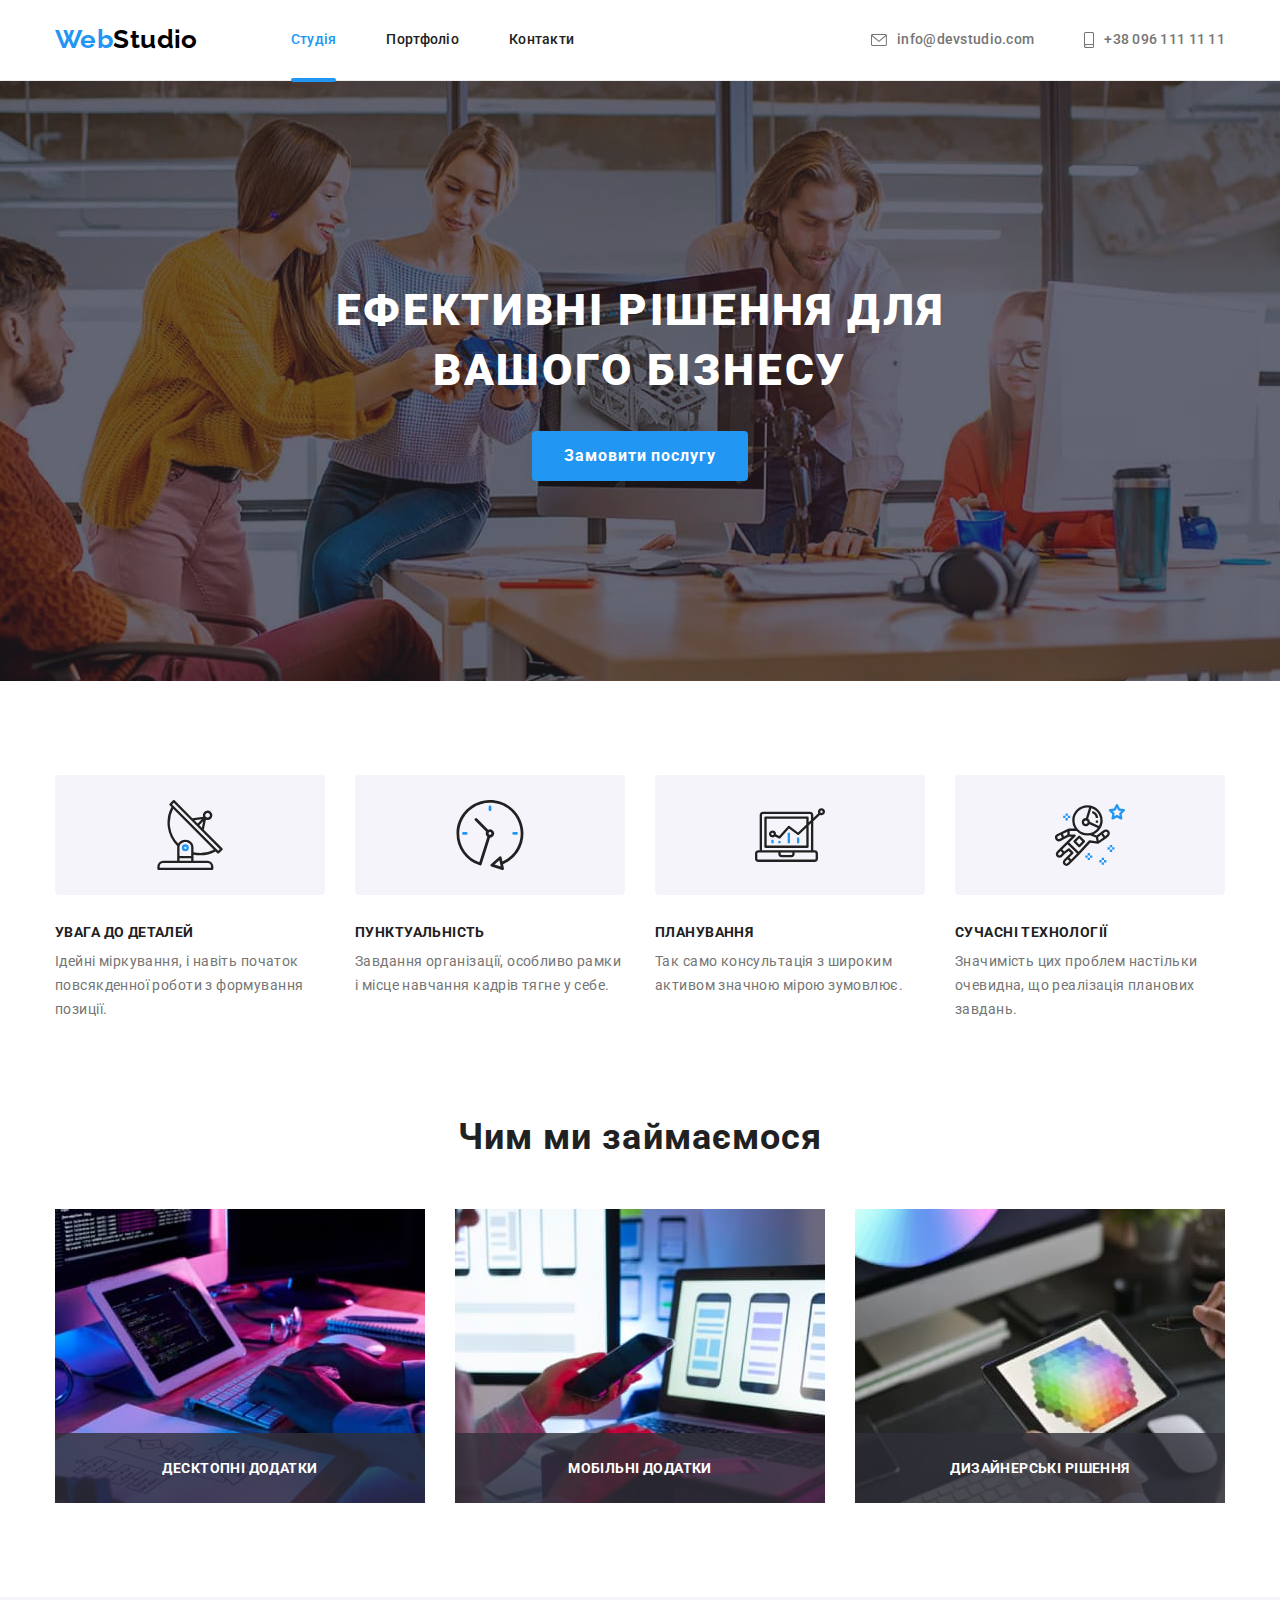
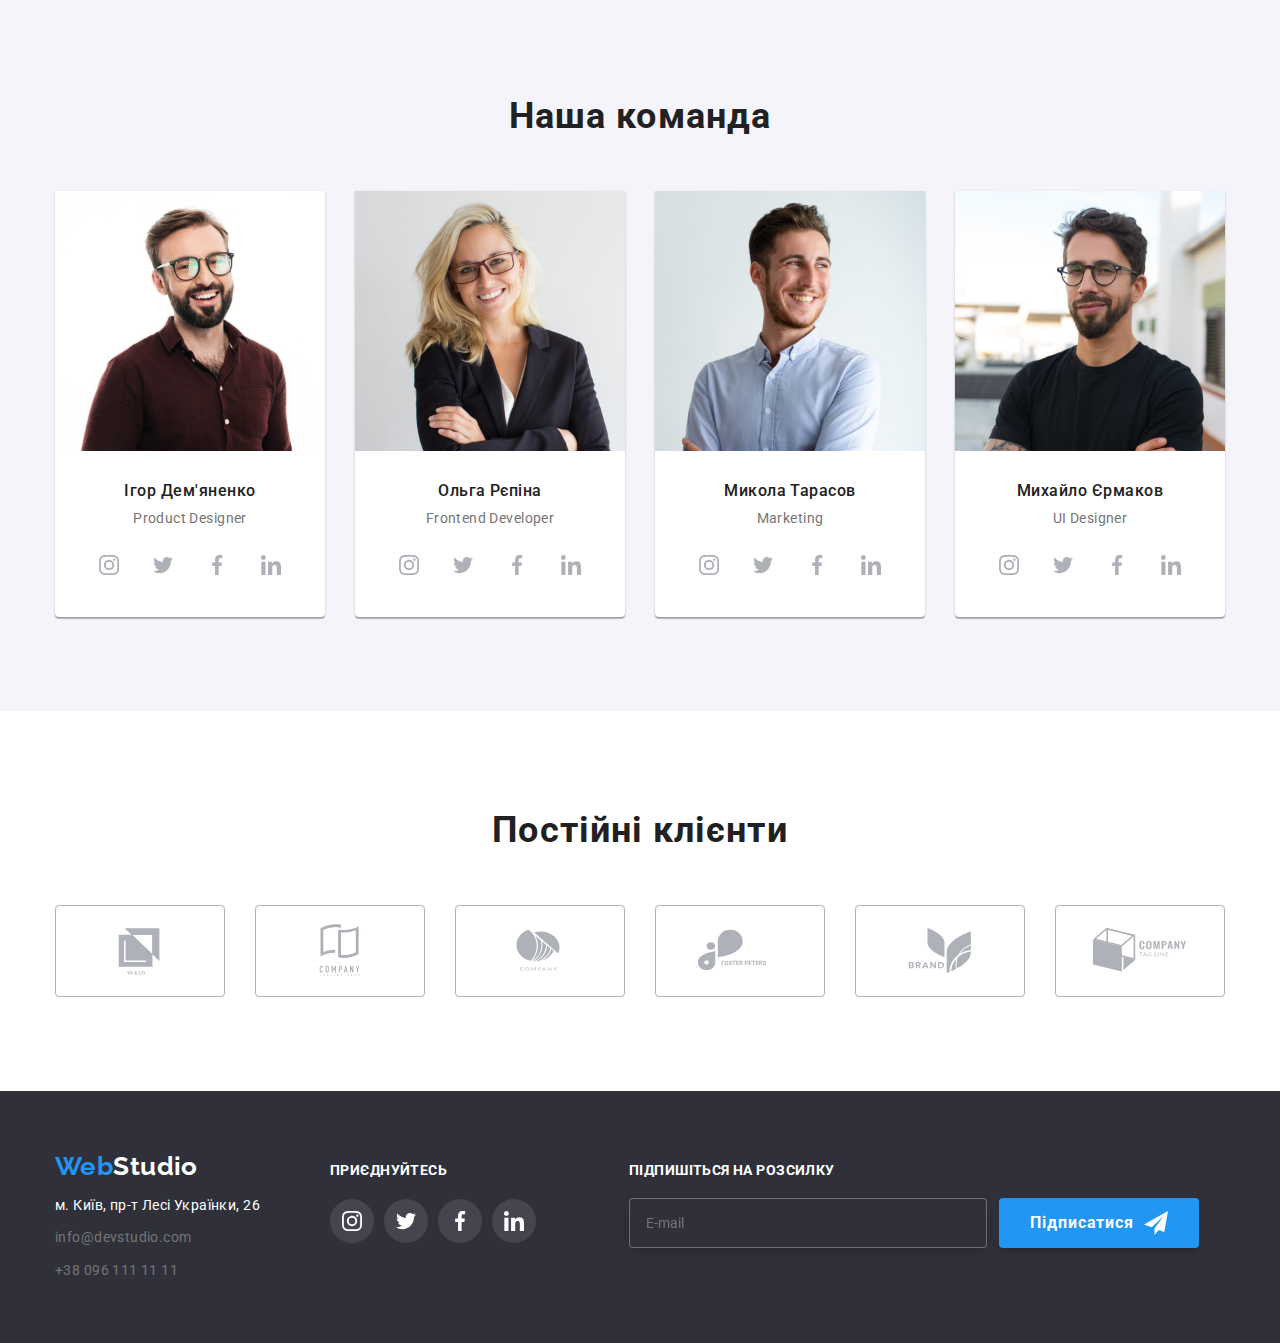
<file: index.html>
<!DOCTYPE html>
<html lang="uk">
  <head>
    <meta charset="UTF-8" />
    <meta http-equiv="X-UA-Compatible" content="IE=edge" />
    <meta name="viewport" content="width=device-width, initial-scale=1.0" />
    <title>WebStudio</title>
    <link rel="preconnect" href="https://fonts.googleapis.com" />
    <link rel="preconnect" href="https://fonts.gstatic.com" crossorigin />
    <link
      href="https://fonts.googleapis.com/css2?family=Raleway:wght@700&family=Roboto:wght@400;500;700;900&display=swap"
      rel="stylesheet"
    />
    <link
      rel="stylesheet"
      href="https://cdnjs.cloudflare.com/ajax/libs/modern-normalize/1.1.0/modern-normalize.min.css"
    />
    <link rel="stylesheet" href="./css/styles.css" />
  </head>
  <body>
    <header class="page-header">
      <div class="container navigation-container">
          <nav class="navigation">
            <a href="./index.html" class="logo-link"
              >Web<span class="logo">Studio</span></a
            >
            <ul class="header-nav">
              <li>
                <a href="./index.html" class="header-list list-current"
                  >Студія</a>
              </li>
              <li>
                <a href="./portfolio.html" class="header-list">Портфоліо</a>
              </li>
              <li>
                <a href="" class="header-list">Контакти</a>
              </li>
            </ul>
          </nav>
          <ul class="header-contact">
            <li>
              <a href="" class="header-link">
                <svg class="header-link-icon" width="16" height="12">
                <use href="./images/symbol-defs.svg#icon-envelope"></use>
              </svg>info@devstudio.com</a>
            </li>
            <li>
              <a href="" class="header-link">
                <svg class="header-link-icon" width="10" height="16">
                  <use href="./images/symbol-defs.svg#icon-smartphone"></use>
                </svg>+38 096 111 11 11</a>
            </li>
          </ul>
        </div>
    </header>
    <main>
      <!-- Hero -->
      <section class="hero">
        <div class="container">
          <h1 class="hero-title">Ефективні рішення для вашого бізнесу</h1>
          <button class="button-hero" data-modal-open type="button">Замовити послугу</button>
        </div>
      </section>

      <!-- Features -->
      <section class="section-features">
        <div class="container">
          <h2 class="visually-hidden">Розробка</h2>
          <ul class="features-list">
            <li>
              <div class="features-box">
                <svg class="features-box-icon" width="70" height="70">
                  <use href="./images/symbol-defs.svg#icon-antenna"></use>
                </svg>
              </div>
              <h3 class="title">Увага до деталей</h3>
              <p class="title-text">
                Ідейні міркування, і навіть початок повсякденної роботи з
                формування позиції.
              </p>
            </li>
            <li>
              <div class="features-box">
                <svg class="features-box-icon" width="70" height="70">
                  <use href="./images/symbol-defs.svg#icon-clock"></use>
                </svg>
              </div>
              <h3 class="title">Пунктуальність</h3>
              <p class="title-text">
                Завдання організації, особливо рамки і місце навчання кадрів
                тягне у себе.
              </p>
            </li>
            <li>
              <div class="features-box">
                <svg class="features-box-icon" width="70" height="70">
                  <use href="./images/symbol-defs.svg#icon-diagram"></use>
                </svg>
              </div>
              <h3 class="title">Планування</h3>
              <p class="title-text">
                Так само консультація з широким активом значною мірою зумовлює.
              </p>
            </li>
            <li>
              <div class="features-box">
                <svg class="features-box-icon" width="70" height="70">
                  <use href="./images/symbol-defs.svg#icon-astronaut"></use>
                </svg>
              </div>
              <h3 class="title">Сучасні технології</h3>
              <p class="title-text">
                Значимість цих проблем настільки очевидна, що реалізація
                планових завдань.
              </p>
            </li>
          </ul>
        </div>
      </section>
      <section class="section">
        <div class="container">
          <h3 class="title-primary">Чим ми займаємося</h3>
          <ul class="features-images">
            <li class="activity">
              <img
                src="./images/box1.jpg"
                alt="набирання коду на клавіатурі"
                width="400"
              />
                  <p class="activity-title">Десктопні додатки</p>
            </li>
            <li class="activity">
              <img
                src="./images/box2.jpg"
                alt="розробка мобільних додатків"
                width="400"
              />
                  <p class="activity-title">Мобільні додатки</p>
            </li>
            <li class="activity">
              <img
                src="./images/box3.jpg"
                alt="малювання на планшеті"
                width="400"
              />
                  <p class="activity-title">Дизайнерські рішення</p>
            </li>
          </ul>
        </div>
      </section>

      <!-- Team -->
      <section class="section-team">
        <div class="container">
          <h2 class="team-title">Наша команда</h2>
          <ul class="team-list">
            <li class="card">
              <img
                src="./images/img1.jpg"
                alt="фото Ігора Дем'яненка"
                width="270"
              />
              <div class="container-card">
                <h3 class="title">Ігор Дем'яненко</h3>
                <p class="text">Product Designer</p>
                  <ul class="social-list">
                    <li><a href="" class="social-link">
                      <svg width="20" height="20">
                        <use href="./images/symbol-defs.svg#icon-instagram"></use>
                      </svg>
                    </a></li>
                    <li><a href="" class="social-link">
                      <svg width="20" height="20">
                        <use href="./images/symbol-defs.svg#icon-twitter-1"></use>
                      </svg>
                    </a></li>
                    <li><a href="" class="social-link">
                      <svg width="20" height="20">
                        <use href="./images/symbol-defs.svg#icon-facebook"></use>
                      </svg>
                    </a></li>
                    <li><a href="" class="social-link">
                      <svg width="20" height="20">
                        <use href="./images/symbol-defs.svg#icon-linkedin"></use>
                      </svg>
                    </a></li>
                  </ul>
              </div>
            </li>
            <li class="card">
              <img
                src="./images/img2.jpg"
                alt="фото Ольги Рєпіної"
                width="270"
              />
              <div class="container-card">
                <h3 class="title">Ольга Рєпіна</h3>
                <p class="text">Frontend Developer</p>
                  <ul class="social-list">
                    <li><a href="" class="social-link">
                        <svg width="20" height="20">
                          <use href="./images/symbol-defs.svg#icon-instagram"></use>
                        </svg>
                      </a></li>
                    <li><a href="" class="social-link">
                        <svg width="20" height="20">
                          <use href="./images/symbol-defs.svg#icon-twitter-1"></use>
                        </svg>
                      </a></li>
                    <li><a href="" class="social-link">
                        <svg width="20" height="20">
                          <use href="./images/symbol-defs.svg#icon-facebook"></use>
                        </svg>
                      </a></li>
                    <li><a href="" class="social-link">
                        <svg width="20" height="20">
                          <use href="./images/symbol-defs.svg#icon-linkedin"></use>
                        </svg>
                      </a></li>
                  </ul>
              </div>
            </li>
            <li class="card">
              <img
                src="./images/img3.jpg"
                alt="фото Миколи Тарасова"
                width="270"
              />
              <div class="container-card">
                <h3 class="title">Микола Тарасов</h3>
                <p class="text">Marketing</p>
                  <ul class="social-list">
                    <li><a href="" class="social-link">
                        <svg width="20" height="20">
                          <use href="./images/symbol-defs.svg#icon-instagram"></use>
                        </svg>
                      </a></li>
                    <li><a href="" class="social-link">
                        <svg width="20" height="20">
                          <use href="./images/symbol-defs.svg#icon-twitter-1"></use>
                        </svg>
                      </a></li>
                    <li><a href="" class="social-link">
                        <svg width="20" height="20">
                          <use href="./images/symbol-defs.svg#icon-facebook"></use>
                        </svg>
                      </a></li>
                    <li><a href="" class="social-link">
                        <svg width="20" height="20">
                          <use href="./images/symbol-defs.svg#icon-linkedin"></use>
                        </svg>
                      </a></li>
                  </ul>
              </div>
            </li>
            <li class="card">
              <img
                src="./images/img4.jpg"
                alt="фото Михайла Єрмакова"
                width="270"
              />
              <div class="container-card">
                <h3 class="title">Михайло Єрмаков</h3>
                <p class="text">UI Designer</p>
                  <ul class="social-list">
                    <li><a href="" class="social-link">
                        <svg width="20" height="20">
                          <use href="./images/symbol-defs.svg#icon-instagram"></use>
                        </svg>
                      </a></li>
                    <li><a href="" class="social-link">
                        <svg width="20" height="20">
                          <use href="./images/symbol-defs.svg#icon-twitter-1"></use>
                        </svg>
                      </a></li>
                    <li><a href="" class="social-link">
                        <svg width="20" height="20">
                          <use href="./images/symbol-defs.svg#icon-facebook"></use>
                        </svg>
                      </a></li>
                    <li><a href="" class="social-link">
                        <svg width="20" height="20">
                          <use href="./images/symbol-defs.svg#icon-linkedin"></use>
                        </svg>
                      </a></li>
                  </ul>
              </div>
            </li>
          </ul>
        </div>
      </section>

      <!-- Clients -->
      <section class="section">
        <div class="container">
          <h2 class="clients-title">
            Постійні клієнти
          </h2>
            <ul class="clients-list">
              <li><a href="" class="client-link">
                <svg width="106" height="60">
                  <use href="./images/symbol-defs.svg#icon-Client1"></use>
                </svg>
              </a></li>
              <li><a href="" class="client-link">
                <svg width="106" height="60">
                  <use href="./images/symbol-defs.svg#icon-Client2"></use>
                </svg>
              </a></li>
              <li><a href="" class="client-link">
                <svg width="106" height="60">
                  <use href="./images/symbol-defs.svg#icon-Client3"></use>
                </svg>
              </a></li>
              <li><a href="" class="client-link">
                <svg width="106" height="60">
                  <use href="./images/symbol-defs.svg#icon-Client4"></use>
                </svg>
              </a></li>
              <li><a href="" class="client-link">
                <svg width="106" height="60">
                  <use href="./images/symbol-defs.svg#icon-Client5"></use>
                </svg>
              </a></li>
              <li><a href="" class="client-link">
                <svg width="106" height="60">
                  <use href="./images/symbol-defs.svg#icon-Client6"></use>
                </svg>
              </a></li>
            </ul>
        </div>
      </section>
    </main>
    <footer class="section-footer">
      <div class="container">
        <div class="footer-all">
          <div class="footer-box-one">
        <a href="./index.html" class="logo-link-footer"
          >Web<span class="logo-footer">Studio</span></a
        >
        <address>
          <ul class="footer-nav">
            <li class="footer-list">
              <a
                href="https://goo.gl/maps/CPtrU1FHBa2aNyZL9"
                target="_blank"
                rel="noopener noreferrer nofollow"
                class="footer-adress"
                >м. Київ, пр-т Лесі Українки, 26</a
              >
            </li>
            <li  class="footer-list">
              <a href="mailto:info@devstudio.com" class="footer-mail"
                >info@devstudio.com</a
              >
            </li>
            <li class="footer-list">
              <a href="tel:380961111111" class="footer-tel"
                >+38 096 111 11 11</a
              >
            </li>
          </ul>
        </address>
        </div>
        <div class="social-footer">
          <p class="social-footer-title">Приєднуйтесь</p>
          <ul class="social-list-footer">
            <li><a href="" class="social-link-footer">
              <svg width="20" height="20">
                <use href="./images/symbol-defs.svg#icon-instagram"></use>
              </svg>
            </a></li>
            <li><a href="" class="social-link-footer">
              <svg width="20" height="20">
                <use href="./images/symbol-defs.svg#icon-twitter-1"></use>
              </svg>
            </a></li>
            <li><a href="" class="social-link-footer">
              <svg width="20" height="20">
                <use href="./images/symbol-defs.svg#icon-facebook"></use>
              </svg>
            </a></li>
            <li><a href="" class="social-link-footer">
              <svg width="20" height="20">
                <use href="./images/symbol-defs.svg#icon-linkedin"></use>
              </svg>
            </a></li>
          </ul>
        </div>
        <form>
          <p class="footer-text-form">Підпишіться на розсилку</p>
          <div class="footer-label">
            <label>
              <input class="footer-input" type="email" name=" mail" placeholder="E-mail">
            </label>
            <button type="submit" class="button-footer">Підписатися
              <svg class="button-icon" width="24" height="24">
                <use href="./images/symbol-defs.svg#icon-send"></use>
              </svg>
            </button>
          </div>
        </form>
      </div>
      </div>
    </footer>
    <div class="backdrop is-hidden" data-modal>
      <div class="modal">
        <p class="modal-title">Залиште свої дані, ми вам передзвонимо
       <form class="form" autocomplete="off">
        <label class="form-label" for="person-name">Ім'я</label>
        <div class="form-control">
          <input type="text" class="form-input" name="name" id="person-name">
          <svg class="input-icon" width="18" height="18">
            <use href="./images/symbol-defs.svg#name"></use>
          </svg>
        </div>
        <label class="form-label" for="person-phone">Телефон</label>
        <div class="form-control">
          <input type="text" class="form-input" name="name" id="person-phone">
          <svg class="input-icon" width="18" height="18">
            <use href="./images/symbol-defs.svg#phone"></use>
          </svg>
        </div>
        <label class="form-label" for="person-mail">Пошта</label>
        <div class="form-control">
          <input type="text" class="form-input" name="name" id="person-mail">
          <svg class="input-icon" width="18" height="18">
            <use href="./images/symbol-defs.svg#mail"></use>
          </svg>
        </div>
        <label class="form-label" for="coments">
          Коментар
        </label>
          <textarea name="text" id="coments" placeholder="Введіть текст"></textarea>
          <label class="checkbox-label">
            <input class="checkbox-input visually-hidden" type="checkbox" name="checkbox">
            <svg class="checkbox-icon" width="16" height="15">
              <use href="./images/symbol-defs.svg#icon-check"></use>
            </svg>
            <span>Погоджуюся з розсилкою та приймаю
            <a class="checkbox-link" href="#">Умови договору</a></span>
          </label>
          <button type="submit" class="form-button button-footer">Відправити</button>
       </form>
        <button class="button-close" data-modal-close type="button">
          <svg width="18" height="18">
            <use href="./images/symbol-defs.svg#icon-button-close"></use>
          </svg>
        </button>
      </div>
    </div>
    <script src="./js/modal.js"></script>
  </body>
</html>
</file>
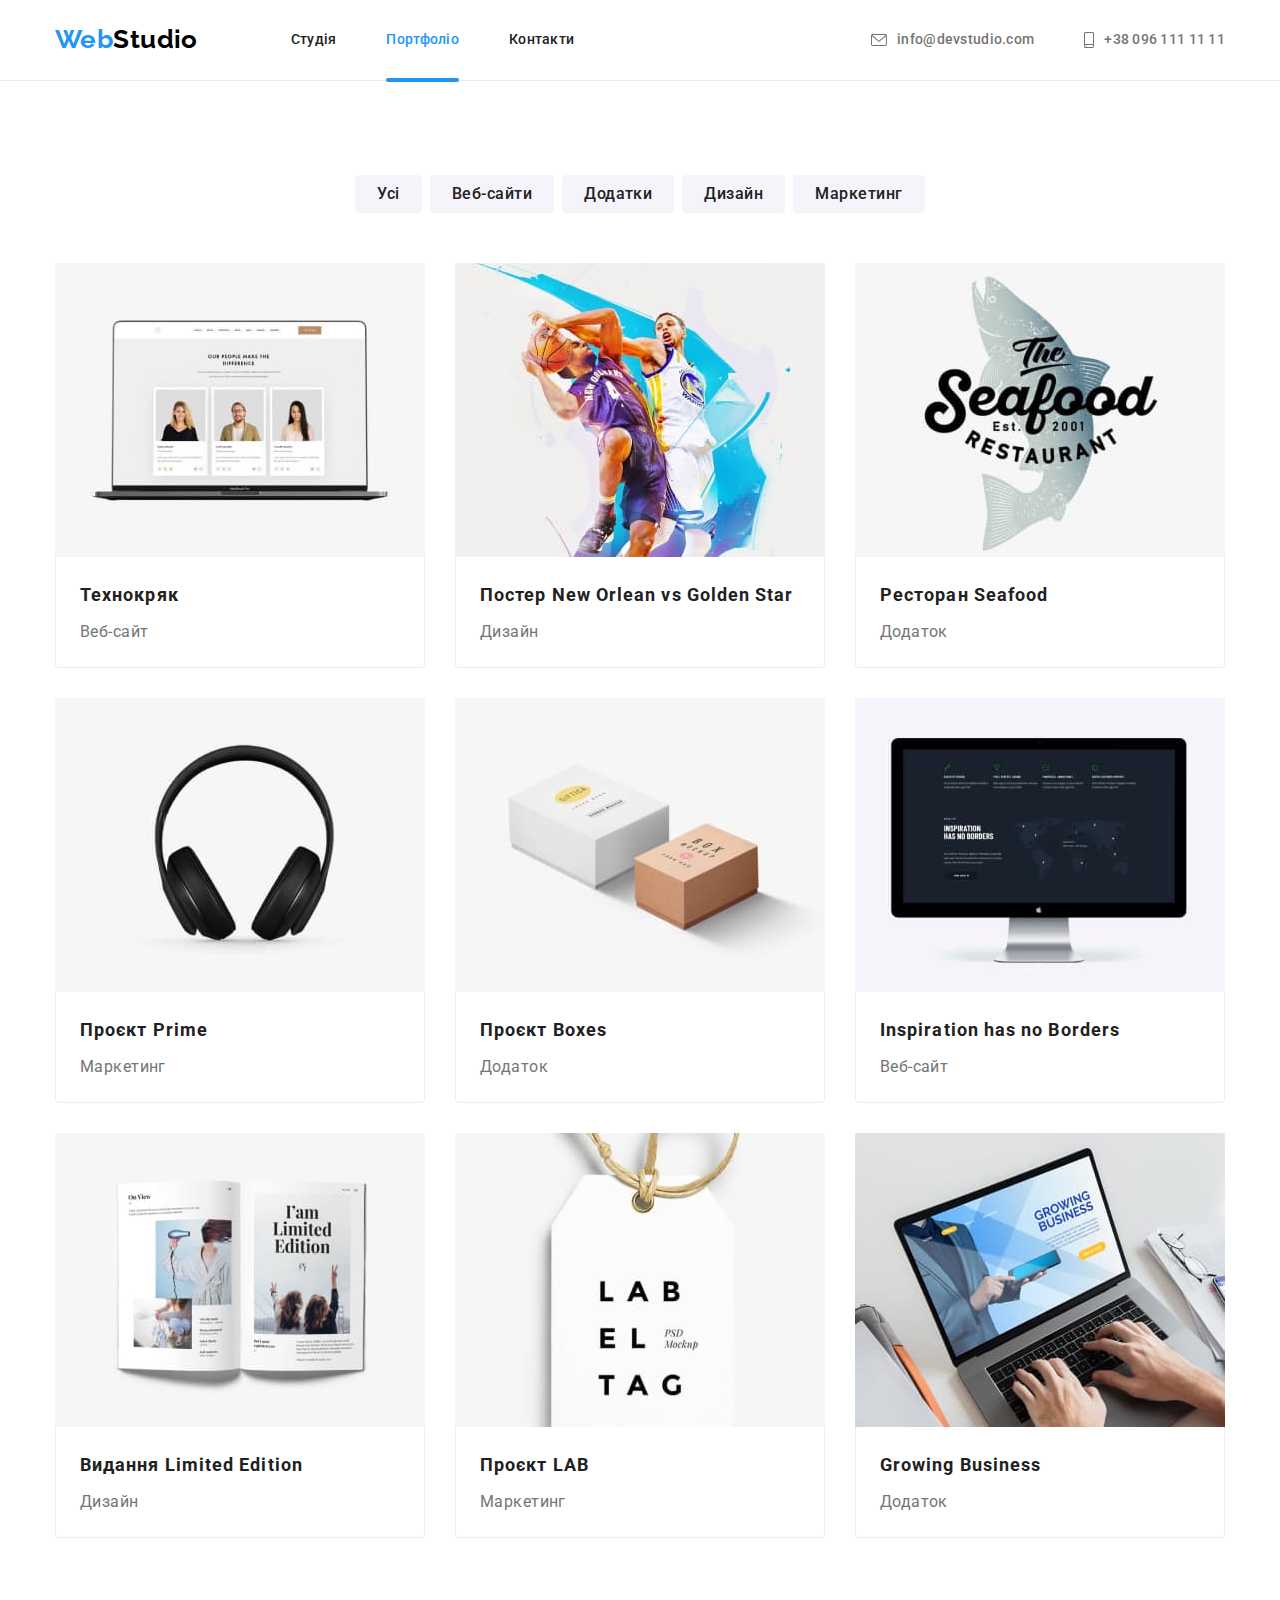
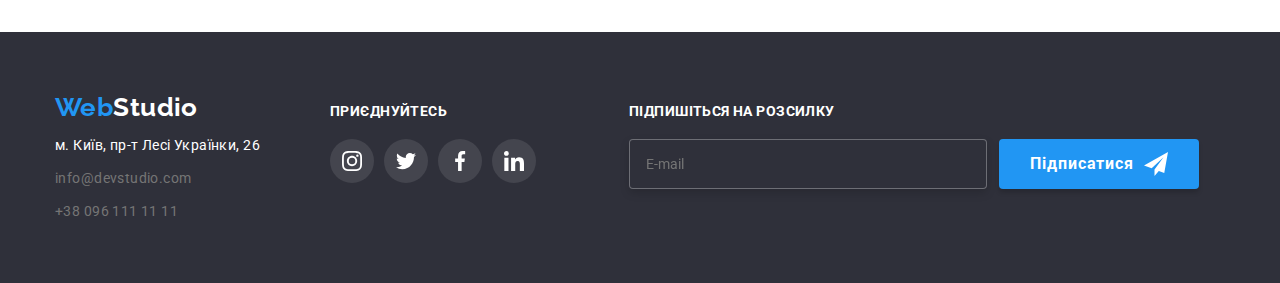
<file: portfolio.html>
<!DOCTYPE html>
<html lang="uk">
  <head>
    <meta charset="UTF-8" />
    <meta http-equiv="X-UA-Compatible" content="IE=edge" />
    <meta name="viewport" content="width=device-width, initial-scale=1.0" />
    <title>Portfolio</title>
    <link rel="preconnect" href="https://fonts.googleapis.com" />
    <link rel="preconnect" href="https://fonts.gstatic.com" crossorigin />
    <link
      href="https://fonts.googleapis.com/css2?family=Raleway:wght@700&family=Roboto:wght@400;500;700;900&display=swap"
      rel="stylesheet"
    />
    <link
      rel="stylesheet"
      href="https://cdnjs.cloudflare.com/ajax/libs/modern-normalize/1.1.0/modern-normalize.min.css"
    />
    <link rel="stylesheet" href="./css/styles.css" />
  </head>
  <body class="body-portfolio">
    <header class="page-header">
      <div class="container navigation-container">
        <nav class="navigation">
          <a href="./index.html" class="logo-link">Web<span class="logo">Studio</span></a>
          <ul class="header-nav">
            <li>
              <a href="./index.html" class="header-list">Студія</a>
            </li>
            <li>
              <a href="./portfolio.html" class="header-list list-current">Портфоліо</a>
            </li>
            <li>
              <a href="" class="header-list">Контакти</a>
            </li>
          </ul>
        </nav>
        <ul class="header-contact">
          <li>
            <a href="" class="header-link">
              <svg class="header-link-icon" width="16" height="12">
                <use href="./images/symbol-defs.svg#icon-envelope"></use>
              </svg>info@devstudio.com</a>
          </li>
          <li>
            <a href="" class="header-link">
              <svg class="header-link-icon" width="10" height="16">
                <use href="./images/symbol-defs.svg#icon-smartphone"></use>
              </svg>+38 096 111 11 11</a>
          </li>
        </ul>
      </div>
    </header>
    <main>
      <section class="section">
        <div class="container">
          <h1 class="visually-hidden">Фільтр робіт</h1>
          <ul class="button-nav">
            <li><button class="button" type="button">Усі</button></li>
            <li><button class="button" type="button">Веб-сайти</button></li>
            <li><button class="button" type="button">Додатки</button></li>
            <li><button class="button" type="button">Дизайн</button></li>
            <li><button class="button" type="button">Маркетинг</button></li>
          </ul>
          <ul class="projects-list">
            <li class="iteam">
              <a href="" class="projects-link">
                <div class="card-thumb">
                  <img src="./images/img-1-1.jpg" 
                   alt="зображення ноутбука на котрому відкритий сайт Технокряк" 
                   width="400" />
                   <div class="card-overlay">
                    <p class="card-text">
                      Ресурс пропонує комплексні пропозиції з різним рівнем функціоналу та сервісів. 
                      Все це дозволить відвідувачу отримати
                      вичерпні відомості про компанію чи приватну особу.
                    </p>
                   </div>
                </div>
                <div class="card-content">
                  <h2 class="title-card">Технокряк</h2>
                  <p class="text-card">Веб-сайт</p>
                </div>
              </a>
            </li>
            <li class="iteam">
              <a href="" class="projects-link">
                <div class="card-thumb">
                  <img src="./images/img-2-2.jpg" 
                   alt="Зображення постера баскетболістів New Orlean vs Golden Star"
                   width="400" />
                  <div class="card-overlay">
                    <p class="card-text">
                      Ресурс пропонує комплексні пропозиції з різним рівнем функціоналу та сервісів.
                      Все це дозволить відвідувачу отримати
                      вичерпні відомості про компанію чи приватну особу.
                    </p>
                  </div>
                </div>
                <div class="card-content">
                  <h2 class="title-card">Постер New Orlean vs Golden Star</h2>
                  <p class="text-card">Дизайн</p>
                </div>
              </a>
            </li>
            <li class="iteam">
              <a href="" class="projects-link">
                <div class="card-thumb">
                  <img src="./images/img-3-2.jpg" 
                   alt="Зображення логотипу ресторана Seafood" 
                   width="400" />
                  <div class="card-overlay">
                    <p class="card-text">
                      Ресурс пропонує комплексні пропозиції з різним рівнем функціоналу та сервісів.
                      Все це дозволить відвідувачу отримати
                      вичерпні відомості про компанію чи приватну особу.
                    </p>
                  </div>
                </div>
                <div class="card-content">
                  <h2 class="title-card">Ресторан Seafood</h2>
                  <p class="text-card">Додаток</p>
                </div>
              </a>
            </li>
            <li class="iteam">
              <a href="" class="projects-link">
                <div class="card-thumb">
                  <img src="./images/img-4-2.jpg" 
                   alt="зображення навушників" 
                   width="400" />
                  <div class="card-overlay">
                    <p class="card-text">
                      Ресурс пропонує комплексні пропозиції з різним рівнем функціоналу та сервісів.
                      Все це дозволить відвідувачу отримати
                      вичерпні відомості про компанію чи приватну особу.
                    </p>
                  </div>
                </div>               
                <div class="card-content">
                  <h2 class="title-card">Проєкт Prime</h2>
                  <p class="text-card">Маркетинг</p>
                </div>
              </a>
            </li>
            <li class="iteam">
              <a href="" class="projects-link">
                <div class="card-thumb">
                  <img src="./images/img-5-2.jpg"
                   alt="зображення двох коробок" 
                   width="400" />
                  <div class="card-overlay">
                    <p class="card-text">
                      Ресурс пропонує комплексні пропозиції з різним рівнем функціоналу та сервісів.
                      Все це дозволить відвідувачу отримати
                      вичерпні відомості про компанію чи приватну особу.
                    </p>
                  </div>
                </div>
                <div class="card-content">
                  <h2 class="title-card">Проєкт Boxes</h2>
                  <p class="text-card">Додаток</p>
                </div>
              </a>
            </li>
            <li class="iteam">
              <a href="" class="projects-link">
                <div class="card-thumb">
                  <img src="./images/img-6-2.jpg"
                   alt="зображення iMac з сайтом"
                   width="400" />
                  <div class="card-overlay">
                    <p class="card-text">
                      Ресурс пропонує комплексні пропозиції з різним рівнем функціоналу та сервісів.
                      Все це дозволить відвідувачу отримати
                      вичерпні відомості про компанію чи приватну особу.
                    </p>
                  </div>
                </div>
                <div class="card-content">
                  <h2 class="title-card">Inspiration has no Borders</h2>
                  <p class="text-card">Веб-сайт</p>
                </div>
              </a>
            </li>
            <li class="iteam">
              <a href="" class="projects-link">
                <div class="card-thumb">
                  <img src="./images/img-7-2.jpg"
                   alt="зображення книги"
                   width="400" />
                  <div class="card-overlay">
                    <p class="card-text">
                      Ресурс пропонує комплексні пропозиції з різним рівнем функціоналу та сервісів.
                      Все це дозволить відвідувачу отримати
                      вичерпні відомості про компанію чи приватну особу.
                    </p>
                  </div>
                </div>
                <div class="card-content">
                  <h2 class="title-card">Видання Limited Edition</h2>
                  <p class="text-card">Дизайн</p>
                </div>
              </a>
            </li>
            <li class="iteam">
              <a href="" class="projects-link">
                <div class="card-thumb">
                  <img src="./images/img-8-2.jpg"
                   alt="Зображення бірки"
                   width="400" />
                  <div class="card-overlay">
                    <p class="card-text">
                      Ресурс пропонує комплексні пропозиції з різним рівнем функціоналу та сервісів.
                      Все це дозволить відвідувачу отримати
                      вичерпні відомості про компанію чи приватну особу.
                    </p>
                  </div>
                </div>
                <div class="card-content">
                  <h2 class="title-card">Проєкт LAB</h2>
                  <p class="text-card">Маркетинг</p>
                </div>
              </a>
            </li>
            <li class="iteam">
              <a href="" class="projects-link">
                <div class="card-thumb">
                  <img src="./images/img-9-2.jpg"
                   alt="Людина користується ноутбуком"
                   width="400" />
                  <div class="card-overlay">
                    <p class="card-text">
                      Ресурс пропонує комплексні пропозиції з різним рівнем функціоналу та сервісів.
                      Все це дозволить відвідувачу отримати
                      вичерпні відомості про компанію чи приватну особу.
                    </p>
                  </div>
                </div>
                <div class="card-content">
                  <h2 class="title-card">Growing Business</h2>
                  <p class="text-card">Додаток</p>
                </div>
              </a>
            </li>
          </ul>
        </div>
      </section>
    </main>
    <footer class="section-footer">
      <div class="container">
        <div class="footer-all">
          <div class="footer-box-one">
            <a href="./index.html" class="logo-link-footer">Web<span class="logo-footer">Studio</span></a>
            <address>
              <ul class="footer-nav">
                <li class="footer-list">
                  <a href="https://goo.gl/maps/CPtrU1FHBa2aNyZL9" target="_blank" rel="noopener noreferrer nofollow"
                    class="footer-adress">м. Київ, пр-т Лесі Українки, 26</a>
                </li>
                <li class="footer-list">
                  <a href="mailto:info@devstudio.com" class="footer-mail">info@devstudio.com</a>
                </li>
                <li class="footer-list">
                  <a href="tel:380961111111" class="footer-tel">+38 096 111 11 11</a>
                </li>
              </ul>
            </address>
          </div>
          <div class="social-footer">
            <p class="social-footer-title">Приєднуйтесь</p>
            <ul class="social-list-footer">
              <li><a href="" class="social-link-footer">
                  <svg width="20" height="20">
                    <use href="./images/symbol-defs.svg#icon-instagram"></use>
                  </svg>
                </a></li>
              <li><a href="" class="social-link-footer">
                  <svg width="20" height="20">
                    <use href="./images/symbol-defs.svg#icon-twitter-1"></use>
                  </svg>
                </a></li>
              <li><a href="" class="social-link-footer">
                  <svg width="20" height="20">
                    <use href="./images/symbol-defs.svg#icon-facebook"></use>
                  </svg>
                </a></li>
              <li><a href="" class="social-link-footer">
                  <svg width="20" height="20">
                    <use href="./images/symbol-defs.svg#icon-linkedin"></use>
                  </svg>
                </a></li>
            </ul>
          </div>
          <form>
            <p class="footer-text-form">Підпишіться на розсилку</p>
            <div class="footer-label">
              <label>
                <input class="footer-input" type="email" name=" mail" placeholder="E-mail">
              </label>
              <button type="button" class="button-footer">Підписатися
                <svg class="button-icon" width="24" height="24">
                  <use href="./images/symbol-defs.svg#icon-send"></use>
                </svg>
              </button>
            </div>
          </form>
        </div>
      </div>
    </footer>
  </body>
</html>
</file>
<file: css/styles.css>
/* колір заголовіків #212121 */
/* колір параграфів #757575 */
/* акцент #2196f3 */
/* білий колір #ffffff */
/* колір фона основний #f5f5f5 */
/* колір фона додатковий #2f303a */
/* колір фона додатковий #f5f4fa */

:root {
  --card-set-gap: 30px;
  --primary-text-color: #212121;
  --text-color: #757575;
  --accent-color: #2196f3;
  --white-color: #ffffff;
  --primary-background-color: #f5f5f5;
  --secondary-background-color: #2f303a;
  --third-background-color: #f5f4fa;
  --background-portfolio: #eeeeee;
  --icon-color: rgba(175, 177, 184, 1);
  --timing-function: 250ms cubic-bezier(0.4, 0, 0.2, 1);
}

.visually-hidden {
  position: absolute;
  white-space: nowrap;
  width: 1px;
  height: 1px;
  overflow: hidden;
  border: 0;
  padding: 0;
  clip: rect(0 0 0 0);
  clip-path: inset(50%);
  margin: -1px;
}

ul {
  margin: 0;
  padding: 0;
}

h1,
h2,
h3,
h4,
h5,
h6,
p {
  margin: 0;
  padding: 0;
}

img {
  display: block;
  max-width: 100%;
  height: auto;
}

.container {
  width: 100%;
  max-width: 1200px;
  margin: 0 auto;
  padding: 0 15px;
}

.section,
.section-team {
  padding: 94px 0;
}

body {
  font-family: "Roboto", sans-serif;
  font-weight: 400;
  font-size: 14px;
  line-height: 1.7;
  letter-spacing: 0.03em;
  background-color: var(--white-color);
  color: var(--text-color);
}

.logo-link {
  text-decoration: none;
  font-family: "Raleway";
  font-style: normal;
  font-weight: 700;
  font-size: 26px;
  line-height: 1.2;
  color: var(--accent-color);
}

.logo {
  font-family: "Raleway";
  font-style: normal;
  font-weight: 700;
  font-size: 26px;
  line-height: 1.2;
  color: #000000;
}

.logo-footer {
  font-family: "Raleway";
  font-style: normal;
  font-weight: 700;
  font-size: 26px;
  line-height: 1.2;
  color: var(--white-color);
}

.logo-link-footer {
  display: block;
  margin-bottom: 11px;
  text-decoration: none;
  font-family: "Raleway";
  font-style: normal;
  font-weight: 700;
  font-size: 26px;
  line-height: 1.2;
  text-decoration: none;
  color: var(--accent-color);
}

/* Hero */

.hero {
  padding: 200px 0;
  background-image: linear-gradient(
      rgba(47, 48, 58, 0.4),
      rgba(47, 48, 58, 0.4)
    ),
    url(../images/hero.jpg);
  background-repeat: no-repeat;
  background-position: center;
  background-size: 1600px 600px;
}

.hero-title {
  margin: 0 auto 30px auto;
  max-width: 696px;
  color: var(--white-color);
  font-weight: 900;
  font-size: 44px;
  line-height: 1.36;
  text-align: center;
  letter-spacing: 0.06em;
  text-transform: uppercase;
}

/* HEADER */

.page-header {
  border-bottom: 1px solid #ececec;
}

.navigation-container {
  display: flex;
}

.navigation {
  display: flex;
  align-items: center;
}

.header-nav {
  display: flex;
  gap: 50px;
  margin-left: 93px;
  list-style: none;
}

.header-contact {
  display: flex;
  align-items: center;
  gap: 50px;
  margin-left: auto;
  list-style: none;
}

.header-list {
  position: relative;
  display: block;
  padding: 32px 0;
  color: var(--primary-text-color);
  text-decoration: none;
  font-weight: 500;
  font-size: 14px;
  line-height: 1.14;
  letter-spacing: 0.02em;

  transition: color var(--timing-function);
}

.header-link {
  display: flex;
  align-items: center;
  padding: 32px 0;
  color: var(--text-color);
  font-weight: 500;
  font-size: 14px;
  line-height: 1.1;
  letter-spacing: 0.02em;
  text-decoration: none;

  transition: color var(--timing-function);
}

.header-link:hover,
.header-link:focus {
  color: var(--accent-color);
}

.header-link-icon {
  fill: currentColor;
  margin-right: 10px;
}

.header-list:hover,
.header-list:focus {
  color: var(--accent-color);
}

.list-current {
  color: var(--accent-color);
}

.list-current::after {
  display: block;
  content: "";
  position: absolute;
  left: 0;
  bottom: -2px;
  width: 100%;
  height: 4px;
  background-color: var(--accent-color);
  border-radius: 2px;
}

/* Features */

.section-features {
  padding-bottom: 0;
  padding-top: 94px;
}

.features-box {
  display: flex;
  gap: 30px;
  justify-content: center;
  align-items: center;
  margin-bottom: 30px;
  border-radius: 4px;
  width: 270px;
  height: 120px;
  background-color: var(--third-background-color);
}

.features-box-icon {
}

.features-list {
  display: flex;
  gap: 30px;
}

.title-text {
  max-width: 270px;
}

.title-primary {
  margin-bottom: 50px;
  color: var(--primary-text-color);
  font-weight: 700;
  font-size: 36px;
  line-height: 1.2;
  text-align: center;
  letter-spacing: 0.03em;
}

.features-images {
  display: flex;
  gap: 30px;
}

.features-images,
.features-list {
  list-style: none;
}

.features-list .title {
  margin-bottom: 10px;
  max-width: 270px;
  color: var(--primary-text-color);
  font-weight: 700;
  font-size: 14px;
  line-height: 1.1;
  letter-spacing: 0.03em;
  text-transform: uppercase;
}

.activity {
  position: relative;
}

.activity-title {
  position: absolute;
  display: flex;
  justify-content: center;
  align-items: center;
  height: 70px;
  width: 100%;
  background-color: rgba(47, 48, 58, 0.8);
  margin: 0;
  bottom: 0;
  font-weight: 700;
  font-size: 14px;
  line-height: 1.143;
  text-transform: uppercase;
  color: var(--white-color);
}

/* Team */

.card {
  width: 270px;
  background-color: var(--white-color);
  box-shadow: 0px 1px 3px rgba(0, 0, 0, 0.12), 0px 1px 1px rgba(0, 0, 0, 0.14),
    0px 2px 1px rgba(0, 0, 0, 0.2);
  border-radius: 0px 0px 4px 4px;
}

.container-card {
  padding: 30px 0;
  text-align: center;
}

.team-list {
  display: flex;
  gap: 30px;
}

.team-title {
  color: var(--primary-text-color);
  font-weight: 700;
  font-size: 36px;
  line-height: 1.4;
  text-align: center;
  letter-spacing: 0.03em;
  margin-bottom: 50px;
}

.section-team {
  background-color: var(--third-background-color);
}

.team-list .title {
  margin-bottom: 10px;
  color: var(--primary-text-color);
  font-weight: 500;
  font-size: 16px;
  line-height: 1.2;
  letter-spacing: 0.03em;
}

.team-list .text {
  padding-bottom: 16px;
  line-height: 1.2;
}

.social-list {
  display: flex;
  justify-content: center;
  gap: 10px;
  list-style: none;
}

.social-link {
  display: flex;
  align-items: center;
  justify-content: center;
  border-radius: 50%;
  width: 44px;
  height: 44px;
  background-color: var(--white-color);
  fill: var(--icon-color);

  transition: background-color var(--timing-function),
    fill var(--timing-function);
}

.social-link:hover,
.social-link:focus {
  background-color: var(--accent-color);
  fill: var(--white-color);
}

.team-list {
  list-style: none;
}

/* Clients */

.clients-title {
  color: var(--primary-text-color);
  font-weight: 700;
  font-size: 36px;
  line-height: 1.4;
  text-align: center;
  letter-spacing: 0.03em;
  margin-bottom: 50px;
}

.clients-list {
  display: flex;
  justify-content: center;
  gap: 30px;
  list-style: none;
}

.client-link {
  display: flex;
  align-items: center;
  justify-content: center;
  border-radius: 4px;
  border: 1px solid #afb1b8;
  width: 170px;
  height: 92px;
  background-color: var(--white-color);
  fill: var(--icon-color);

  transition: border-color var(--timing-function), fill var(--timing-function);
}

.client-link:hover,
.client-link:focus {
  border-color: var(--accent-color);
  fill: var(--accent-color);
}

/* Footer */

.footer-list:not(:last-child) {
  margin-bottom: 9px;
}

.footer-all {
  display: flex;
  align-items: baseline;
}

.section-footer {
  background-color: var(--secondary-background-color);
  padding: 60px 0;
}

.footer-nav {
  list-style: none;
  font-style: normal;
}

.footer-adress {
  color: var(--white-color);
  text-decoration: none;

  transition: color var(--timing-function);
}

.footer-adress:hover,
.footer-adrees:focus {
  color: var(--accent-color);
}

.footer-mail,
.footer-tel {
  color: var(--text-color);
  text-decoration: none;

  transition: color var(--timing-function);
}

.footer-tel:hover,
.footer-tel:focus {
  color: var(--accent-color);
}

.footer-mail:hover,
.footer-mail:focus {
  color: var(--accent-color);
}

.social-footer {
  margin-left: 70px;
  margin-right: 93px;
}

.social-footer-title {
  font-style: normal;
  font-weight: 700;
  font-size: 14px;
  line-height: 1.1;
  letter-spacing: 0.03em;
  text-transform: uppercase;
  color: var(--white-color);
  margin-bottom: 20px;
}

.social-list-footer {
  display: flex;
  justify-content: center;
  gap: 10px;
  list-style: none;
}

.social-link-footer {
  display: flex;
  align-items: center;
  justify-content: center;
  border-radius: 50%;
  width: 44px;
  height: 44px;
  background-color: rgba(255, 255, 255, 0.1);
  fill: var(--white-color);

  transition: background-color var(--timing-function);
}

.social-link-footer:hover,
.social-link-footer:focus {
  background-color: var(--accent-color);
}

.footer-text-form {
  margin-bottom: 20px;
  font-weight: 700;
  font-size: 14px;
  line-height: 16px;
  letter-spacing: 0.03em;
  text-transform: uppercase;
  color: var(--white-color);
}

.footer-input {
  width: 358px;
  height: 50px;
      color: var(--text-color);
  border: 1px solid rgba(255, 255, 255, 0.3);
  filter: drop-shadow(0px 4px 4px rgba(0, 0, 0, 0.15));
  border-radius: 4px;
  background-color: var(--secondary-background-color);
  padding-left: 16px;
}

.footer-label {
  display: flex;
  justify-content: center;
  align-items: center;
  gap: 12px;
}

.button-footer {
  display: flex;
  align-items: center;
  justify-content: center;
  padding: 0;
  border-radius: 4px;
  min-width: 200px;
  height: 50px;
  color: var(--white-color);
  background-color: var(--accent-color);
  box-shadow: 0px 4px 4px rgba(0, 0, 0, 0.15);
  font-family: "Roboto", sans-serif;
  border: none;
  font-weight: 700;
  font-size: 16px;
  line-height: 1.88;
  letter-spacing: 0.06em;
  cursor: pointer;

  transition: background-color var(--timing-function);
}

.button-icon {
  fill: currentColor;
  margin-left: 10px;
}

.button-footer:hover,
.button-footer:focus {
  color: var(--white-color);
  background-color: #188ce8;
}

/* Button */

.button-hero {
  margin: 0 auto;
  border-radius: 4px;
  padding: 10px 32px;
  min-width: 216px;
  color: var(--white-color);
  background-color: var(--accent-color);
  font-family: "Roboto", sans-serif;
  border: none;
  font-weight: 700;
  font-size: 16px;
  line-height: 1.88;
  display: flex;
  align-items: center;
  text-align: center;
  letter-spacing: 0.06em;
  cursor: pointer;

  transition: background-color var(--timing-function);
}

.button-hero:hover,
.button-hero:focus {
  color: var(--white-color);
  background-color: #188ce8;
}

.button-nav {
  display: flex;
  gap: 8px;
  justify-content: center;
  margin-bottom: 50px;
  list-style: none;
}

.button {
  padding: 6px 22px;
  border-radius: 4px;
  border: 0;
  color: var(--primary-text-color);
  background-color: var(--third-background-color);
  font-family: "Roboto";
  font-style: normal;
  font-weight: 500;
  font-size: 16px;
  line-height: 1.6;
  text-align: center;
  letter-spacing: 0.03em;
  cursor: pointer;

  transition: color var(--timing-function),
    background-color var(--timing-function), box-shadow var(--timing-function);
}

.button:hover,
.button:focus {
  color: var(--white-color);
  background-color: var(--accent-color);
  box-shadow: 0px 3px 1px rgba(0, 0, 0, 0.1), 0px 1px 2px rgba(0, 0, 0, 0.08),
    0px 2px 2px rgba(0, 0, 0, 0.12);
}

/* Portfolio */

.body-portfolio {
  color: var(--text-color);
  background-color: var(--white-color);
}

.card-thumb {
  position: relative;
  overflow: hidden;
}

.card-overlay {
  position: absolute;
  top: 0;
  left: 0;
  width: 100%;
  height: 100%;
  background-color: rgba(33, 150, 243, 0.9);

  transform: translateY(100%);
  pointer-events: none;
  transition: transform var(--timing-function);
}

.card-text {
  margin: 0;
  padding: 63px 24px;
  font-weight: 400;
  font-size: 18px;
  line-height: 1.56;
  letter-spacing: inherit;
  color: var(--white-color);
}

.projects-link:hover .card-overlay {
  transform: translateY(0);
}

.projects-list {
  display: flex;
  flex-wrap: wrap;
  gap: 30px;
  background-color: var(--white-color);
  list-style: none;
}

.projects-list > .iteam {
  display: block;
  flex-basis: calc(((100% - 60px) / 3));
}

.projects-list .title-card {
  color: var(--primary-text-color);
  font-size: 18px;
  line-height: 2;
  letter-spacing: 0.06em;
  margin-bottom: 4px;
}

.projects-list .text-card {
  color: var(--text-color);
  font-size: 16px;
  line-height: 1.88;
}

.projects-link {
  display: block;
  text-decoration: none;

  transition: box-shadow var(--timing-function);
}

.projects-link:hover,
.projects-link:focus {
  box-shadow: 0px 1px 1px rgba(0, 0, 0, 0.12), 0px 4px 4px rgba(0, 0, 0, 0.06),
    1px 4px 6px rgba(0, 0, 0, 0.16);
}

.card-content {
  padding: 20px 24px;
  border: 1px solid var(--background-portfolio);
  border-top: none;
  border-bottom-left-radius: 4px;
  border-bottom-right-radius: 4px;
}

/* Modal */

.backdrop {
  position: fixed;
  z-index: 999;
  top: 0;
  left: 0;
  width: 100%;
  height: 100%;
  background-color: rgba(0, 0, 0, 0.2);
  transform: translateY(0);
  transition: opacity var(--timing-function), visibility var(--timing-function),
    transform var(--timing-function);
}

.is-hidden {
  opacity: 0;
  transform: translateY(100%);
  visibility: hidden;
  pointer-events: none;
}

.modal {
  position: absolute;
  top: 50%;
  left: 50%;
  transform: translate(-50%, -50%);

  box-shadow: 0px 1px 3px rgba(0, 0, 0, 0.12), 0px 1px 1px rgba(0, 0, 0, 0.14),
    0px 2px 1px rgba(0, 0, 0, 0.2);
  border-radius: 4px;
  height: 581px;
  width: 528px;
  background-color: var(--white-color);

  padding: 40px;
}

.modal-title {
  margin-bottom: 12px;
  font-weight: 700;
  font-size: 20px;
  line-height: 1.15;
  text-align: center;
  letter-spacing: 0.03em;
  color: var(--primary-text-color);
}

.form-label {
  display: block;
  margin-bottom: 4px;
  font-size: 12px;
  line-height: 1.16;
  letter-spacing: 0.01em;
}

.form-input {
  box-sizing: border-box;
  width: 100%;
  height: 40px;
  color: var(--text-color);
  padding: 12px 12px 12px 42px;
  border: 1px solid rgba(33, 33, 33, 0.2);
  border-radius: 4px;
  gap: 18px;
  cursor: pointer;
  outline: none;
  transition: border-color var(--timing-function);
}

.form-control {
  position: relative;
  margin-bottom: 10px;
}

.input-icon {
  position: absolute;
  left: 15px;
  top: 50%;
  transform: translateY(-50%);
  transition: fill var(--timing-function);
}

.form-control:focus-within .input-icon {
  fill: var(--accent-color);
}

textarea {
  display: block;
  margin-bottom: 20px;
  resize: none;
  width: 100%;
  height: 120px;
  padding: 12px 16px;
  cursor: pointer;
  color: var(--text-color);
  border: 1px solid rgba(33, 33, 33, 0.2);
  border-radius: 4px;
  outline: none;
  transition: border-color var(--timing-function);
}

.form-input:focus,
textarea:focus {
  border-color: var(--accent-color);
}



.button-close {
  position: absolute;
  display: flex;
  justify-content: center;
  align-items: center;
  top: 8px;
  right: 8px;
  width: 30px;
  height: 30px;
  border: 1px solid rgba(0, 0, 0, 0.1);
  border-radius: 50%;
  background-color: var(--white-color);
  cursor: pointer;
}

.button-close:hover,
.button-close:focus {
  fill: var(--accent-color);
}

/* Checkbox */

.checkbox-input {
  appearance: none;
  -webkit-appearance: none;
  -moz-appearance: none;
}

.checkbox-label {
  /* position: relative; */
  display: flex;
  align-items: center;
  justify-content: center;
  /* padding-left: 23px; */
  font-size: 14px;
  line-height: 1.71;
  letter-spacing: 0.03em;
}

.checkbox-icon {
  /* position: absolute;
  left: 0;
  top: 0; */
  /* display: inline-block; */
  margin-right: 7px;
  width: 16px;
  height: 15px;
  border: 2px solid var(--primary-text-color);
  border-radius: 2px;
  transition: background-color var(--timing-function), border var(--timing-function) ;
}

.checkbox-input:checked + .checkbox-icon {
  background-color: var(--accent-color);
  border: none;
}

.checkbox-link {
  margin-left: 5px;
  color: var(--accent-color);
}

.form-button {
  margin: 30px auto 0 auto;
}

.form-button:hover,
.form-button:focus {
  background-color: var(#188CE8);
}
</file>
